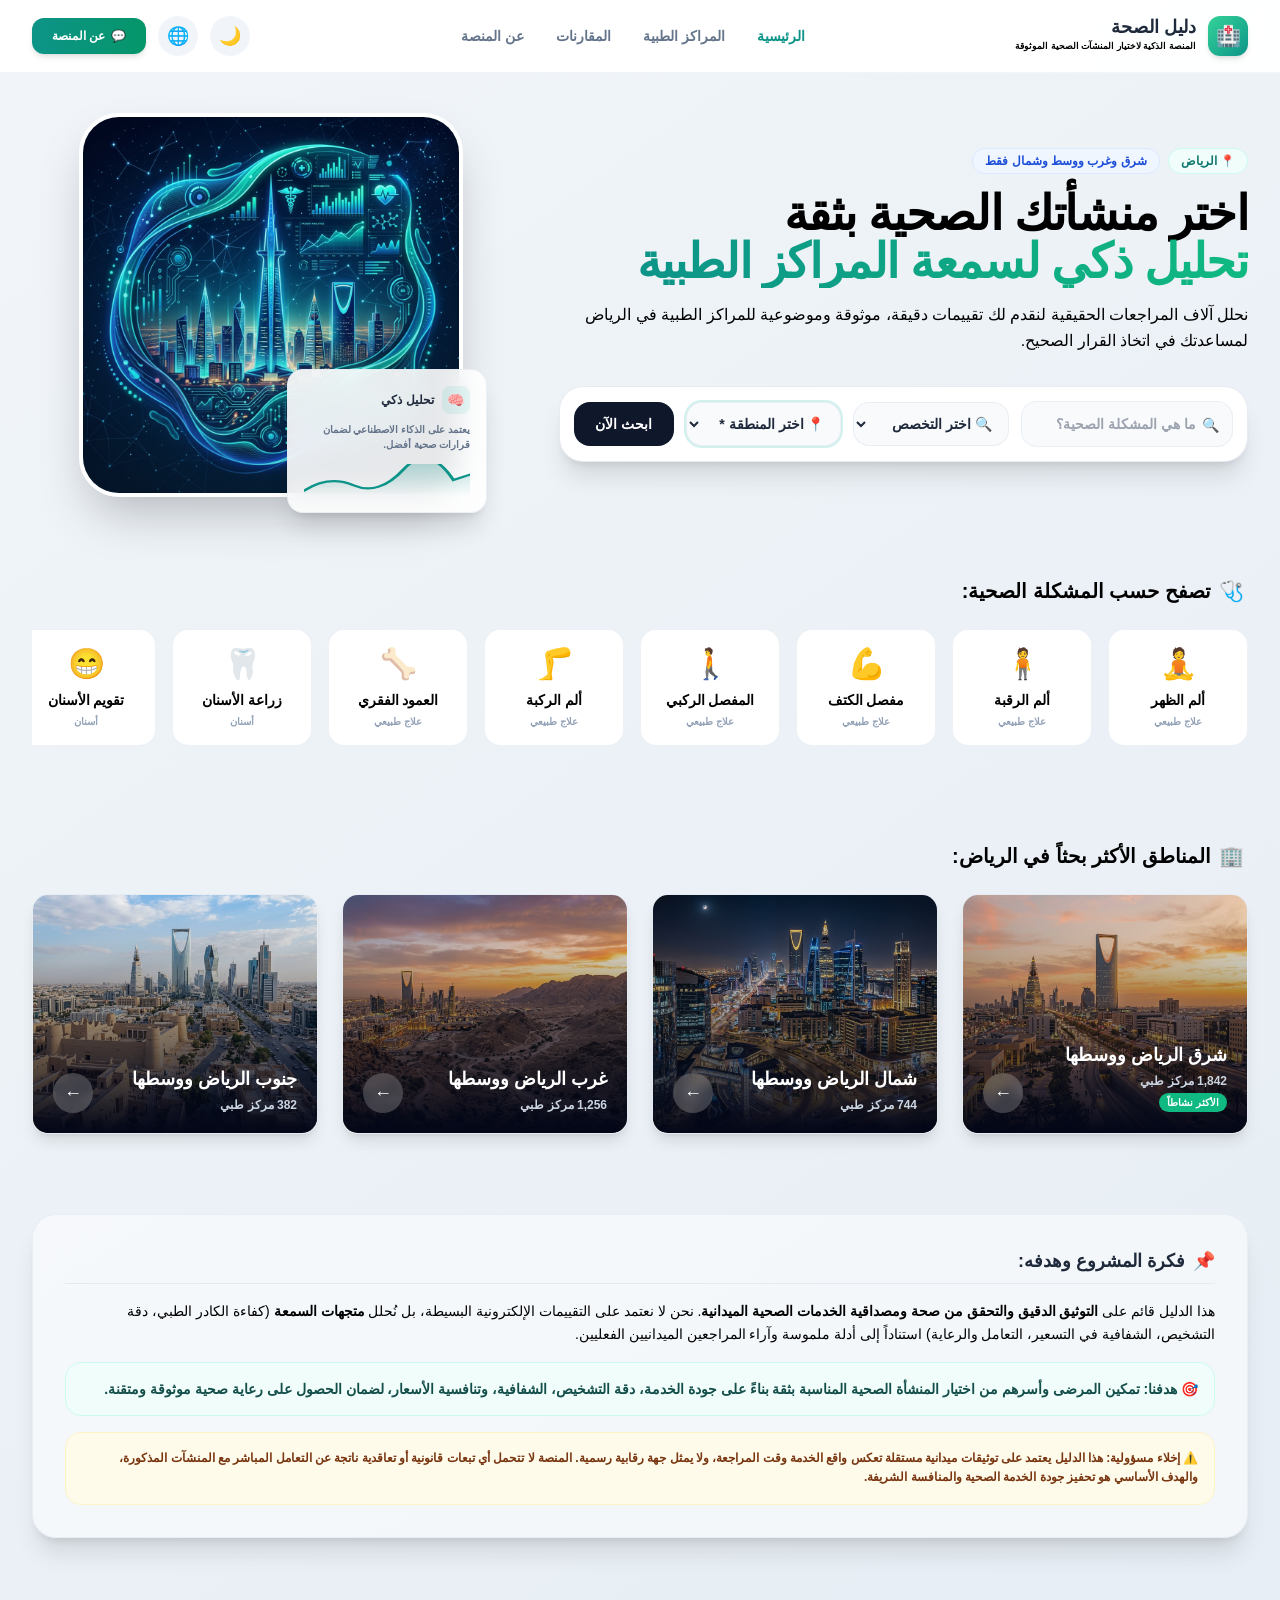
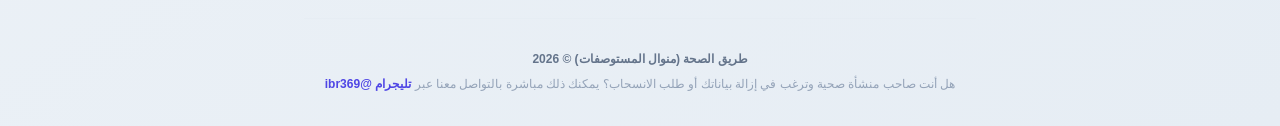
<file: index.html>
<!DOCTYPE html>
<html lang="ar" dir="rtl">
<head>
    <meta charset="UTF-8">
    <meta name="viewport" content="width=device-width, initial-scale=1.0, viewport-fit=cover">
    <title>منوال المستوصفات - الطريق إلى الصحة | دليل المنشآت الصحية الأهلية في الرياض</title>
    <link rel="stylesheet" href="css/tailwind.css">
    <script>document.documentElement.dataset.jsLoaded = 'inline'; console.log('✅ inline: OK');</script>
    <meta name="theme-color" content="#0b0f19">
    <meta name="mobile-web-app-capable" content="yes">
    <meta name="apple-mobile-web-app-status-bar-style" content="black-translucent">
    <link rel="apple-touch-icon" href="icons/icon-192.png">
    <script>
        // إلغاء تسجيل الـ Service Worker نهائياً لحل مشاكل التخزين المؤقت (Cache)
        if ('serviceWorker' in navigator && window.location.protocol !== 'file:') {
            navigator.serviceWorker.getRegistrations().then(function(registrations) {
                for (let registration of registrations) {
                    registration.unregister();
                }
            }).catch(function(err) {
                console.warn('Service worker unregistration failed:', err);
            });
        }
    </script>
</head>
<body class="antialiased transition-colors duration-300 dark:bg-slate-950 dark:text-slate-100">

    <div id="offlineIndicator" class="hidden fixed top-0 left-0 right-0 bg-amber-100/90 dark:bg-amber-950/90 backdrop-blur-sm text-amber-800 dark:text-amber-200 text-center py-2 text-xs font-bold z-[100] border-b border-amber-200 dark:border-amber-900">
        📴 وضع المعالجة المحلية (Offline-First) – جميع البيانات متوفرة بدون إنترنت
    </div>

    <div id="welcomeScreen" class="w-full relative">
        <!-- Global Header -->
        <header class="w-full bg-white/95 dark:bg-slate-900/95 backdrop-blur-md border-b border-slate-100 dark:border-slate-800 sticky top-0 z-50 transition-colors">
            <div class="max-w-7xl mx-auto px-4 md:px-8 py-4 flex items-center justify-between">
                <!-- Right: Logo -->
                <div class="flex items-center gap-3 cursor-pointer" onclick="goToWelcomeScreen()">
                    <div class="w-10 h-10 bg-gradient-to-br from-emerald-400 to-teal-600 rounded-xl flex items-center justify-center text-white text-xl shadow-md elite-pulse">
                        🏥
                    </div>
                    <div class="text-right">
                        <span class="block font-black text-slate-800 dark:text-white text-lg leading-none">دليل الصحة</span>
                        <span class="block text-[9px] text-slate-405 dark:text-slate-500 font-black mt-1">المنصة الذكية لاختيار المنشآت الصحية الموثوقة</span>
                    </div>
                </div>

                <!-- Center: Nav links -->
                <nav class="hidden md:flex items-center gap-8">
                    <a href="javascript:void(0)" onclick="goToWelcomeScreen()" class="font-extrabold text-teal-600 dark:text-teal-400 transition text-sm">الرئيسية</a>
                    <a href="javascript:void(0)" class="font-extrabold text-slate-500 hover:text-slate-800 dark:text-slate-400 dark:hover:text-white transition text-sm">المراكز الطبية</a>
                    <a href="javascript:void(0)" class="font-extrabold text-slate-500 hover:text-slate-800 dark:text-slate-400 dark:hover:text-white transition text-sm">المقارنات</a>
                    <a href="javascript:void(0)" class="font-extrabold text-slate-500 hover:text-slate-800 dark:text-slate-400 dark:hover:text-white transition text-sm">عن المنصة</a>
                </nav>

                <!-- Left: Actions -->
                <div class="flex items-center gap-3">
                    <button id="themeToggle" class="w-10 h-10 bg-slate-100 hover:bg-slate-200 dark:bg-slate-800 dark:hover:bg-slate-700 rounded-full flex items-center justify-center text-lg transition" title="تبديل المظهر">
                        🌙
                    </button>
                    <button class="w-10 h-10 bg-slate-100 hover:bg-slate-200 dark:bg-slate-800 dark:hover:bg-slate-700 rounded-full flex items-center justify-center text-lg transition">
                        🌐
                    </button>
                    <a href="https://t.me/ibr369" target="_blank" class="hidden sm:inline-flex bg-gradient-to-r from-teal-600 to-emerald-600 hover:from-teal-700 hover:to-emerald-700 text-white px-5 py-2.5 rounded-xl text-xs font-black shadow-md hover:shadow-lg transition items-center gap-1.5 glow-btn">
                        <span>💬</span> <span>عن المنصة</span>
                    </a>
                </div>
            </div>
        </header>

        <div class="max-w-7xl mx-auto px-4 md:px-8 pt-10 pb-20 space-y-20 relative">
            <!-- Hero Section -->
            <section class="grid grid-cols-1 lg:grid-cols-12 gap-12 items-center">
                <!-- Right: Text & Search Bar (lg:col-span-7) -->
                <div class="lg:col-span-7 space-y-8 text-right order-2 lg:order-1">
                    <div class="space-y-4">
                        <div class="flex items-center gap-2 flex-wrap">
                            <span class="text-xs font-black bg-teal-50 dark:bg-teal-950/30 text-teal-700 dark:text-teal-400 px-3 py-1 rounded-full border border-teal-100 dark:border-teal-900/50">📍 الرياض</span>
                            <span class="text-xs font-black bg-blue-50 dark:bg-blue-950/30 text-blue-700 dark:text-blue-400 px-3 py-1 rounded-full border border-blue-100 dark:border-blue-900/50">شرق وغرب ووسط وشمال فقط</span>
                        </div>
                        <h1 class="text-4xl sm:text-5xl font-black tracking-tight leading-tight text-slate-850 dark:text-white">
                            اختر منشأتك الصحية بثقة <br>
                            <span class="bg-gradient-to-r from-teal-600 to-emerald-500 bg-clip-text text-transparent font-extrabold">تحليل ذكي لسمعة المراكز الطبية</span>
                        </h1>
                        <p class="text-slate-650 dark:text-slate-350 text-base leading-relaxed max-w-2xl font-medium">
                            نحلل آلاف المراجعات الحقيقية لنقدم لك تقييمات دقيقة، موثوقة وموضوعية للمراكز الطبية في الرياض لمساعدتك في اتخاذ القرار الصحيح.
                        </p>
                    </div>

                    <!-- Floating Search Bar -->
                    <div class="bg-white dark:bg-slate-900/90 p-3.5 rounded-3xl border border-slate-200/80 dark:border-slate-800 shadow-xl dark:shadow-slate-950/50 grid grid-cols-1 md:grid-cols-12 gap-3 items-center">
                        <div class="md:col-span-4 relative">
                            <input type="text" id="heroSearchInput" placeholder="ما هي المشكلة الصحية؟" class="w-full bg-slate-50 dark:bg-slate-950 text-slate-800 dark:text-white text-sm pr-9 pl-3 py-3 rounded-2xl border border-slate-200/60 dark:border-slate-800 focus:outline-none focus:border-teal-500 font-bold">
                            <span class="absolute right-3.5 top-3.5 text-slate-400 text-sm">🔍</span>
                        </div>
                        <div class="md:col-span-3">
                            <select id="heroSpecialtySelect" class="w-full bg-slate-50 dark:bg-slate-950 text-slate-800 dark:text-white text-sm pr-3 pl-2 py-3 rounded-2xl border border-slate-200/60 dark:border-slate-800 focus:outline-none focus:border-teal-500 font-bold">
                                <option value="all">🔍 اختر التخصص</option>
                                <option value="general_medicine">🩺 طب عام</option>
                                <option value="dentistry">🦷 طب الأسنان</option>
                                <option value="dermatology">🧴 الجلدية والتجميل</option>
                                <option value="physiotherapy">💪 العلاج الطبيعي</option>
                                <option value="internal_medicine">🔬 الأمراض الباطنة</option>
                                <option value="obgyn">👶 النساء والولادة</option>
                                <option value="pediatrics">🧒 طب الأطفال</option>
                            </select>
                        </div>
                        <div class="md:col-span-3">
                            <select id="heroAreaSelect" class="w-full bg-slate-50 dark:bg-slate-950 text-slate-800 dark:text-white text-sm pr-3 pl-2 py-3 rounded-2xl border border-slate-200/60 dark:border-slate-800 focus:outline-none focus:border-teal-500 font-bold ring-2 ring-teal-500/20">
                                <option value="">📍 اختر المنطقة *</option>
                                <option value="east_center">شرق الرياض ووسطها</option>
                                <option value="" disabled style="color:#94a3b8">شمال الرياض — قريباً</option>
                                <option value="" disabled style="color:#94a3b8">غرب الرياض — قريباً</option>
                                <option value="" disabled style="color:#94a3b8">جنوب الرياض — قريباً</option>
                            </select>
                        </div>
                        <div class="md:col-span-2">
                            <button onclick="handleHeroSearch()" class="w-full bg-slate-900 hover:bg-slate-850 dark:bg-teal-600 dark:hover:bg-teal-700 text-white font-black py-3 rounded-2xl text-sm transition flex items-center justify-center gap-1 glow-btn">
                                <span>ابحث الآن</span>
                            </button>
                        </div>
                    </div>
                </div>

                <!-- Left: Beautiful Riyadh Skyline organic image & float card (lg:col-span-5) -->
                <div class="lg:col-span-5 relative flex justify-center order-1 lg:order-2">
                    <div class="w-72 h-72 sm:w-96 sm:h-96 rounded-[40px] overflow-hidden bg-gradient-to-br from-teal-500/10 to-indigo-500/10 border-4 border-white dark:border-slate-800 shadow-2xl relative">
                        <img src="icons/riyadh_hero.png" alt="آفاق الرياض" class="w-full h-full object-cover">
                        <div class="absolute inset-0 bg-gradient-to-t from-teal-900/20 to-transparent"></div>
                    </div>

                    <!-- Floating AI analytics card -->
                    <div class="absolute -bottom-4 right-2 sm:right-6 bg-white/90 dark:bg-slate-900/90 backdrop-blur-md p-4 rounded-2xl border border-slate-200/60 dark:border-slate-800/80 shadow-xl max-w-[200px] float-badge text-right">
                        <div class="flex items-center gap-2 mb-2">
                            <div class="w-7 h-7 bg-teal-500/10 text-teal-600 dark:text-teal-400 rounded-lg flex items-center justify-center text-sm font-bold">
                                🧠
                            </div>
                            <span class="text-xs font-black text-slate-800 dark:text-white">تحليل ذكي</span>
                        </div>
                        <p class="text-[10px] text-slate-500 dark:text-slate-400 leading-normal font-bold">
                            يعتمد على الذكاء الاصطناعي لضمان قرارات صحية أفضل.
                        </p>
                        <!-- Mock sparkline using SVG -->
                        <div class="w-full h-8 mt-3">
                            <svg class="w-full h-full" viewBox="0 0 100 30" preserveAspectRatio="none">
                                <defs>
                                    <linearGradient id="gradient-spark" x1="0" y1="0" x2="0" y2="1">
                                        <stop offset="0%" stop-color="#0d9488" stop-opacity="0.3"></stop>
                                        <stop offset="100%" stop-color="#0d9488" stop-opacity="0"></stop>
                                    </linearGradient>
                                </defs>
                                <path d="M0,25 Q15,10 30,20 T60,5 T90,15 L100,10 L100,30 L0,30 Z" fill="url(#gradient-spark)"></path>
                                <path d="M0,25 Q15,10 30,20 T60,5 T90,15 L100,10" fill="none" stroke="#0d9488" stroke-width="2" stroke-linecap="round"></path>
                            </svg>
                        </div>
                    </div>
                </div>
            </section>

            <!-- Browse by symptoms (تصفح حسب المشكلة الصحية) -->
            <section id="symptoms-section" class="space-y-6">
                <h3 class="text-xl font-black text-slate-850 dark:text-white text-right pr-1 flex items-center gap-2">
                    🩺 <span>تصفح حسب المشكلة الصحية:</span>
                </h3>
                <div class="flex gap-4 overflow-x-auto pb-4 no-scrollbar scroll-smooth" style="direction: rtl;">
                    <!-- Card 1 -->
                    <button onclick="handleSymptomClick('ألم الظهر', 'physiotherapy')" class="symptom-card min-w-[140px] bg-white dark:bg-slate-900/50 p-4 rounded-2xl border border-slate-200/60 dark:border-slate-800 text-center shrink-0">
                        <span class="block text-3xl mb-2">🧘</span>
                        <span class="block font-black text-slate-850 dark:text-white text-sm">ألم الظهر</span>
                        <span class="block text-[10px] text-slate-400 dark:text-slate-500 font-bold mt-1">علاج طبيعي</span>
                    </button>
                    <!-- Card 2 -->
                    <button onclick="handleSymptomClick('ألم الرقبة', 'physiotherapy')" class="symptom-card min-w-[140px] bg-white dark:bg-slate-900/50 p-4 rounded-2xl border border-slate-200/60 dark:border-slate-800 text-center shrink-0">
                        <span class="block text-3xl mb-2">🧍</span>
                        <span class="block font-black text-slate-850 dark:text-white text-sm">ألم الرقبة</span>
                        <span class="block text-[10px] text-slate-400 dark:text-slate-500 font-bold mt-1">علاج طبيعي</span>
                    </button>
                    <!-- Card 3 -->
                    <button onclick="handleSymptomClick('مفصل الكتف', 'physiotherapy')" class="symptom-card min-w-[140px] bg-white dark:bg-slate-900/50 p-4 rounded-2xl border border-slate-200/60 dark:border-slate-800 text-center shrink-0">
                        <span class="block text-3xl mb-2">💪</span>
                        <span class="block font-black text-slate-850 dark:text-white text-sm">مفصل الكتف</span>
                        <span class="block text-[10px] text-slate-400 dark:text-slate-500 font-bold mt-1">علاج طبيعي</span>
                    </button>
                    <!-- Card 4 -->
                    <button onclick="handleSymptomClick('المفصل الركبي', 'physiotherapy')" class="symptom-card min-w-[140px] bg-white dark:bg-slate-900/50 p-4 rounded-2xl border border-slate-200/60 dark:border-slate-800 text-center shrink-0">
                        <span class="block text-3xl mb-2">🚶</span>
                        <span class="block font-black text-slate-850 dark:text-white text-sm">المفصل الركبي</span>
                        <span class="block text-[10px] text-slate-400 dark:text-slate-500 font-bold mt-1">علاج طبيعي</span>
                    </button>
                    <!-- Card 5 -->
                    <button onclick="handleSymptomClick('ألم الركبة', 'physiotherapy')" class="symptom-card min-w-[140px] bg-white dark:bg-slate-900/50 p-4 rounded-2xl border border-slate-200/60 dark:border-slate-800 text-center shrink-0">
                        <span class="block text-3xl mb-2">🦵</span>
                        <span class="block font-black text-slate-850 dark:text-white text-sm">ألم الركبة</span>
                        <span class="block text-[10px] text-slate-400 dark:text-slate-500 font-bold mt-1">علاج طبيعي</span>
                    </button>
                    <!-- Card 6 -->
                    <button onclick="handleSymptomClick('العمود الفقري', 'physiotherapy')" class="symptom-card min-w-[140px] bg-white dark:bg-slate-900/50 p-4 rounded-2xl border border-slate-200/60 dark:border-slate-800 text-center shrink-0">
                        <span class="block text-3xl mb-2">🦴</span>
                        <span class="block font-black text-slate-850 dark:text-white text-sm">العمود الفقري</span>
                        <span class="block text-[10px] text-slate-400 dark:text-slate-500 font-bold mt-1">علاج طبيعي</span>
                    </button>
                    <!-- Card 7 -->
                    <button onclick="handleSymptomClick('زراعة الأسنان', 'dentistry')" class="symptom-card min-w-[140px] bg-white dark:bg-slate-900/50 p-4 rounded-2xl border border-slate-200/60 dark:border-slate-800 text-center shrink-0">
                        <span class="block text-3xl mb-2">🦷</span>
                        <span class="block font-black text-slate-850 dark:text-white text-sm">زراعة الأسنان</span>
                        <span class="block text-[10px] text-slate-400 dark:text-slate-500 font-bold mt-1">أسنان</span>
                    </button>
                    <!-- Card 8 -->
                    <button onclick="handleSymptomClick('تقويم الأسنان', 'dentistry')" class="symptom-card min-w-[140px] bg-white dark:bg-slate-900/50 p-4 rounded-2xl border border-slate-200/60 dark:border-slate-800 text-center shrink-0">
                        <span class="block text-3xl mb-2">😁</span>
                        <span class="block font-black text-slate-850 dark:text-white text-sm">تقويم الأسنان</span>
                        <span class="block text-[10px] text-slate-400 dark:text-slate-500 font-bold mt-1">أسنان</span>
                    </button>
                    <!-- Card 9 -->
                    <button onclick="handleSymptomClick('حبوب البشرة', 'dermatology')" class="symptom-card min-w-[140px] bg-white dark:bg-slate-900/50 p-4 rounded-2xl border border-slate-200/60 dark:border-slate-800 text-center shrink-0">
                        <span class="block text-3xl mb-2">🧴</span>
                        <span class="block font-black text-slate-850 dark:text-white text-sm">حبوب البشرة</span>
                        <span class="block text-[10px] text-slate-400 dark:text-slate-500 font-bold mt-1">جلدية</span>
                    </button>
                    <!-- Card 10 -->
                    <button onclick="handleSymptomClick('تساقط الشعر', 'dermatology')" class="symptom-card min-w-[140px] bg-white dark:bg-slate-900/50 p-4 rounded-2xl border border-slate-200/60 dark:border-slate-800 text-center shrink-0">
                        <span class="block text-3xl mb-2">💇</span>
                        <span class="block font-black text-slate-850 dark:text-white text-sm">تساقط الشعر</span>
                        <span class="block text-[10px] text-slate-400 dark:text-slate-500 font-bold mt-1">جلدية</span>
                    </button>
                </div>
            </section>

            <!-- Regions cards (المناطق الأكثر بحثاً) -->
            <section id="regions-section" class="space-y-6">
                <h3 class="text-xl font-black text-slate-850 dark:text-white text-right pr-1 flex items-center gap-2">
                    🏢 <span>المناطق الأكثر بحثاً في الرياض:</span>
                </h3>
                <div class="grid grid-cols-1 sm:grid-cols-2 lg:grid-cols-4 gap-6">
                    <!-- East Area Card -->
                    <div onclick="window.location.href='east_riyadh.html'" class="region-card-parent relative rounded-2xl overflow-hidden shadow-lg h-60 cursor-pointer border border-slate-200/50 dark:border-slate-800">
                        <img src="icons/east_riyadh.png" alt="شرق الرياض" class="region-card-img absolute inset-0 w-full h-full object-cover">
                        <div class="absolute inset-0 bg-gradient-to-t from-slate-950 via-slate-900/40 to-transparent"></div>
                        <div class="absolute bottom-5 right-5 text-right text-white space-y-1">
                            <span class="block font-black text-lg">شرق الرياض ووسطها</span>
                            <span class="block text-xs text-slate-300 font-bold">1,842 مركز طبي</span>
                            <span class="inline-block text-[10px] bg-emerald-500 text-white font-black px-2 py-0.5 rounded-full mt-2">الأكثر نشاطاً</span>
                        </div>
                        <div class="absolute bottom-5 left-5 w-10 h-10 bg-white/20 hover:bg-white/30 backdrop-blur-sm rounded-full flex items-center justify-center text-white text-lg transition-transform hover:-translate-x-1">
                            ←
                        </div>
                    </div>

                    <!-- North Area Card -->
                    <div onclick="window.location.href='east_riyadh.html'" class="region-card-parent relative rounded-2xl overflow-hidden shadow-lg h-60 cursor-pointer border border-slate-200/50 dark:border-slate-800">
                        <img src="icons/north_riyadh.png" alt="شمال الرياض" class="region-card-img absolute inset-0 w-full h-full object-cover">
                        <div class="absolute inset-0 bg-gradient-to-t from-slate-950 via-slate-900/40 to-transparent"></div>
                        <div class="absolute bottom-5 right-5 text-right text-white space-y-1">
                            <span class="block font-black text-lg">شمال الرياض ووسطها</span>
                            <span class="block text-xs text-slate-300 font-bold">744 مركز طبي</span>
                        </div>
                        <div class="absolute bottom-5 left-5 w-10 h-10 bg-white/20 hover:bg-white/30 backdrop-blur-sm rounded-full flex items-center justify-center text-white text-lg transition-transform hover:-translate-x-1">
                            ←
                        </div>
                    </div>

                    <!-- West Area Card -->
                    <div onclick="window.location.href='east_riyadh.html'" class="region-card-parent relative rounded-2xl overflow-hidden shadow-lg h-60 cursor-pointer border border-slate-200/50 dark:border-slate-800">
                        <img src="icons/west_riyadh.png" alt="غرب الرياض" class="region-card-img absolute inset-0 w-full h-full object-cover">
                        <div class="absolute inset-0 bg-gradient-to-t from-slate-950 via-slate-900/40 to-transparent"></div>
                        <div class="absolute bottom-5 right-5 text-right text-white space-y-1">
                            <span class="block font-black text-lg">غرب الرياض ووسطها</span>
                            <span class="block text-xs text-slate-300 font-bold">1,256 مركز طبي</span>
                        </div>
                        <div class="absolute bottom-5 left-5 w-10 h-10 bg-white/20 hover:bg-white/30 backdrop-blur-sm rounded-full flex items-center justify-center text-white text-lg transition-transform hover:-translate-x-1">
                            ←
                        </div>
                    </div>

                    <!-- South Area Card -->
                    <div onclick="window.location.href='east_riyadh.html'" class="region-card-parent relative rounded-2xl overflow-hidden shadow-lg h-60 cursor-pointer border border-slate-200/50 dark:border-slate-800">
                        <img src="icons/south_riyadh.png" alt="جنوب الرياض" class="region-card-img absolute inset-0 w-full h-full object-cover">
                        <div class="absolute inset-0 bg-gradient-to-t from-slate-950 via-slate-900/40 to-transparent"></div>
                        <div class="absolute bottom-5 right-5 text-right text-white space-y-1">
                            <span class="block font-black text-lg">جنوب الرياض ووسطها</span>
                            <span class="block text-xs text-slate-300 font-bold">382 مركز طبي</span>
                        </div>
                        <div class="absolute bottom-5 left-5 w-10 h-10 bg-white/20 hover:bg-white/30 backdrop-blur-sm rounded-full flex items-center justify-center text-white text-lg transition-transform hover:-translate-x-1">
                            ←
                        </div>
                    </div>
                </div>
            </section>

            <!-- About Platform Section -->
            <section id="about-section" class="bg-white/50 dark:bg-slate-900/50 rounded-3xl p-8 border border-slate-200/60 dark:border-slate-800 shadow-xl space-y-4">
                <h4 class="font-extrabold text-slate-800 dark:text-white text-lg text-right flex items-center gap-2 border-b border-slate-200/80 dark:border-slate-800 pb-2">
                    📌 <span>فكرة المشروع وهدفه:</span>
                </h4>
                <p class="text-sm text-slate-650 dark:text-slate-300 leading-relaxed text-right font-medium">
                    هذا الدليل قائم على <b>التوثيق الدقيق والتحقق من صحة ومصداقية الخدمات الصحية الميدانية</b>. نحن لا نعتمد على التقييمات الإلكترونية البسيطة، بل نُحلل <b>متجهات السمعة</b> (كفاءة الكادر الطبي، دقة التشخيص، الشفافية في التسعير، التعامل والرعاية) استناداً إلى أدلة ملموسة وآراء المراجعين الميدانيين الفعليين.
                </p>
                <div class="bg-teal-50 dark:bg-teal-950/20 p-4 rounded-2xl border border-teal-100 dark:border-teal-900/50 text-right">
                    <p class="text-sm text-teal-900 dark:text-teal-300 font-bold">
                        🎯 هدفنا: تمكين المرضى وأسرهم من اختيار المنشأة الصحية المناسبة بثقة بناءً على جودة الخدمة، دقة التشخيص، الشفافية، وتنافسية الأسعار، لضمان الحصول على رعاية صحية موثوقة ومتقنة.
                    </p>
                </div>
                <div class="bg-amber-50 dark:bg-amber-950/20 p-4 rounded-2xl border border-amber-100 dark:border-amber-900/50 text-right">
                    <p class="text-xs text-amber-900 dark:text-amber-300 leading-relaxed font-bold">
                        ⚠️ <b>إخلاء مسؤولية:</b> هذا الدليل يعتمد على توثيقات ميدانية مستقلة تعكس واقع الخدمة وقت المراجعة، ولا يمثل جهة رقابية رسمية. المنصة لا تتحمل أي تبعات قانونية أو تعاقدية ناتجة عن التعامل المباشر مع المنشآت المذكورة، والهدف الأساسي هو تحفيز جودة الخدمة الصحية والمنافسة الشريفة.
                    </p>
                </div>
            </section>
    </div>

    <div id="directoryScreen" class="hidden max-w-2xl mx-auto px-4 pt-8 pb-20 relative">
        <div class="glass-card rounded-3xl p-5 mb-6 shadow-xl text-center relative overflow-hidden">
            <button onclick="goToWelcomeScreen()" class="absolute top-4 right-4 bg-slate-100 hover:bg-slate-200 dark:bg-slate-800 dark:hover:bg-slate-700 text-slate-700 dark:text-slate-200 px-3 py-1.5 rounded-xl text-sm font-black transition active:scale-95 flex items-center gap-1 shadow-sm border border-slate-200 dark:border-slate-700">
                🏠 الرئيسية
            </button>
            <div class="inline-flex items-center gap-2 bg-white/70 dark:bg-slate-900/70 rounded-full px-4 py-1.5 mt-6 mb-2 shadow-sm">
                <span class="text-2xl">🏥</span>
                <h1 class="text-2xl font-black tracking-tight bg-gradient-to-r from-slate-800 to-slate-600 dark:from-white dark:to-slate-300 bg-clip-text text-transparent">طريق الصحة</h1>
                <span class="text-xs font-bold bg-slate-800 dark:bg-slate-700 text-white dark:text-slate-100 px-2.5 py-0.5 rounded-full">منوال المستوصفات</span>
            </div>
            <p id="activeAreaSub" class="text-sm text-slate-600 dark:text-slate-300 font-medium">جودة الرعاية الصحية • دليل المنشآت الأهلية • نخبة المرافق</p>
            <div class="flex justify-center gap-4 mt-2 text-xs text-slate-500 dark:text-slate-400">
                <div class="flex items-center gap-1"><span class="w-2 h-2 rounded-full bg-emerald-500"></span> <span id="totalFacilitiesCount">0 منشأة موثقة</span></div>
                <div class="flex items-center gap-1"><span class="w-2 h-2 rounded-full bg-blue-600"></span> <span id="eliteFacilitiesCount">0 نخبة صحية</span></div>
            </div>
        </div>

        <div id="searchFilterContainer" class="hidden">
            <div class="sticky top-2 z-40 mb-6">
                <div class="flex flex-wrap justify-center gap-2 bg-white/70 dark:bg-slate-900/70 backdrop-blur-md p-2 rounded-2xl shadow-sm border border-white/50 dark:border-slate-800/50">
                    <button data-filter="all" class="filter-btn active px-3 py-2 rounded-full text-sm font-bold bg-slate-900 text-white dark:bg-slate-100 dark:text-slate-900 shadow-md transition-all">🌟 الكل</button>
                    <button data-filter="general_medicine" class="filter-btn px-3 py-2 rounded-full text-sm font-bold bg-white text-slate-700 border border-slate-200 shadow-sm dark:bg-slate-900 dark:text-slate-300 dark:border-slate-800">🩺 عامة</button>
                    <button data-filter="dentistry" class="filter-btn px-3 py-2 rounded-full text-sm font-bold bg-white text-slate-700 border border-slate-200 shadow-sm dark:bg-slate-900 dark:text-slate-300 dark:border-slate-800">🦷 أسنان</button>
                    <button data-filter="dermatology" class="filter-btn px-3 py-2 rounded-full text-sm font-bold bg-white text-slate-700 border border-slate-200 shadow-sm dark:bg-slate-900 dark:text-slate-300 dark:border-slate-800">🧴 جلدية</button>
                    <button data-filter="physiotherapy" class="filter-btn px-3 py-2 rounded-full text-sm font-bold bg-white text-slate-700 border border-slate-200 shadow-sm dark:bg-slate-900 dark:text-slate-300 dark:border-slate-800">💪 علاج طبيعي</button>
                    <button data-filter="internal_medicine" class="filter-btn px-3 py-2 rounded-full text-sm font-bold bg-white text-slate-700 border border-slate-200 shadow-sm dark:bg-slate-900 dark:text-slate-300 dark:border-slate-800">🔬 باطنة</button>
                    <button data-filter="obgyn" class="filter-btn px-3 py-2 rounded-full text-sm font-bold bg-white text-slate-700 border border-slate-200 shadow-sm dark:bg-slate-900 dark:text-slate-300 dark:border-slate-800">👶 نساء وولادة</button>
                    <button data-filter="pediatrics" class="filter-btn px-3 py-2 rounded-full text-sm font-bold bg-white text-slate-700 border border-slate-200 shadow-sm dark:bg-slate-900 dark:text-slate-300 dark:border-slate-800">🧒 أطفال</button>
                    <button data-filter="ophthalmology" class="filter-btn px-3 py-2 rounded-full text-sm font-bold bg-white text-slate-700 border border-slate-200 shadow-sm dark:bg-slate-900 dark:text-slate-300 dark:border-slate-800">👁️ عيون</button>
                    <button data-filter="ent" class="filter-btn px-3 py-2 rounded-full text-sm font-bold bg-white text-slate-700 border border-slate-200 shadow-sm dark:bg-slate-900 dark:text-slate-300 dark:border-slate-800">👂 أنف وأذن</button>
                    <button data-filter="orthopedics" class="filter-btn px-3 py-2 rounded-full text-sm font-bold bg-white text-slate-700 border border-slate-200 shadow-sm dark:bg-slate-900 dark:text-slate-300 dark:border-slate-800">🦴 عظام</button>
                    <button data-filter="emergency" class="filter-btn px-3 py-2 rounded-full text-sm font-bold bg-white text-slate-700 border border-slate-200 shadow-sm dark:bg-slate-900 dark:text-slate-300 dark:border-slate-800">🚑 طوارئ</button>
                    <button data-filter="lab_radiology" class="filter-btn px-3 py-2 rounded-full text-sm font-bold bg-white text-slate-700 border border-slate-200 shadow-sm dark:bg-slate-900 dark:text-slate-300 dark:border-slate-800">🔬 تحاليل وأشعة</button>
                    <button data-filter="elite" class="filter-btn px-3 py-2 rounded-full text-sm font-bold bg-amber-50 border border-amber-200 text-amber-800 shadow-sm dark:bg-amber-950/20 dark:border-amber-900/50 dark:text-amber-400">⭐ نخبة صحية</button>
                </div>
            </div>

            <form id="searchForm" class="relative flex gap-3 mb-6">
                <div class="relative flex-1">
                    <input type="text" id="searchInput" placeholder="ابحث بتخصص، طبيب، أو خدمة (مثال: أسنان، جلدية، عيون)..."
                        class="w-full bg-white/90 dark:bg-slate-900/90 dark:text-white backdrop-blur-sm text-base pr-12 pl-10 py-3.5 rounded-2xl border border-slate-200 dark:border-slate-800 focus:outline-none focus:border-slate-700 dark:focus:border-slate-500 focus:ring-2 focus:ring-slate-200 dark:focus:ring-slate-800 transition-all shadow-md">
                    <span class="absolute right-4 top-3.5 text-slate-500 text-lg">🔍</span>
                    <button type="button" id="clearBtn" class="absolute left-3 top-3.5 text-gray-400 hover:text-slate-700 font-bold text-lg hidden">✕</button>
                </div>
                <button type="submit" class="bg-gradient-to-r from-slate-800 to-slate-900 dark:from-slate-700 dark:to-slate-800 text-white px-7 rounded-2xl font-bold text-base shadow-lg hover:shadow-xl transition-all btn-ripple">بحث</button>
            </form>
        </div>

        <div id="homeView" class="space-y-5">
            <div id="resultsCount" class="text-sm font-bold text-slate-500 dark:text-slate-400 pr-1 flex justify-between items-center">
                <span>✨ النتائج</span>
                <span class="bg-slate-100 dark:bg-slate-800 px-2 py-0.5 rounded-full dark:text-slate-300">مباشر</span>
            </div>
            <div id="resultsList" class="space-y-5"></div>
        </div>

        <div id="detailsView" class="hidden space-y-5">
            <button id="backBtn" class="flex items-center gap-2 text-base font-bold text-slate-700 dark:text-slate-200 bg-white/80 dark:bg-slate-800/80 backdrop-blur-sm px-5 py-2.5 rounded-2xl shadow-md border border-slate-100 dark:border-slate-700 w-fit transition active:scale-95">
                ← عودة للقائمة
            </button>
            <div id="detailsCard" class="bg-white/90 dark:bg-slate-900/95 backdrop-blur-sm rounded-3xl p-5 border border-white/50 dark:border-slate-800 shadow-2xl"></div>
        </div>

        <div id="compareView" class="hidden space-y-5">
            <div class="flex gap-2">
                <button id="compareBackBtn" class="flex items-center gap-2 text-base font-bold text-slate-700 dark:text-slate-200 bg-white/80 dark:bg-slate-800/80 backdrop-blur-sm px-5 py-2.5 rounded-2xl shadow-md border border-slate-100 dark:border-slate-700 transition active:scale-95">
                    ← عودة للقائمة
                </button>
                <button id="compareSwapBtn" class="flex items-center gap-2 text-base font-bold text-slate-700 dark:text-slate-200 bg-white/80 dark:bg-slate-800/80 backdrop-blur-sm px-5 py-2.5 rounded-2xl shadow-md border border-slate-100 dark:border-slate-700 transition active:scale-95">
                    🔄 تبديل
                </button>
            </div>
            <div id="compareCard" class="grid grid-cols-1 md:grid-cols-2 gap-4"></div>
        </div>

        <div id="compareFloatingBtn" class="hidden fixed bottom-6 left-1/2 -translate-x-1/2 z-50">
            <button onclick="showCompareView()" class="bg-gradient-to-r from-indigo-600 to-purple-600 hover:from-indigo-700 hover:to-purple-700 text-white px-8 py-4 rounded-2xl font-black text-base shadow-2xl shadow-indigo-500/30 transition-all active:scale-95 flex items-center gap-3 border border-white/20">
                <span>⚖️</span>
                <span>قارن بين المنشأتين</span>
            </button>
        </div>

        <div id="aiModalOverlay" class="hidden fixed inset-0 z-[100] bg-black/50 backdrop-blur-sm flex items-center justify-center p-4" onclick="if(event.target===this)closeAIConsult()">
            <div class="bg-white dark:bg-slate-900 rounded-3xl w-full max-w-lg max-h-[90vh] overflow-y-auto shadow-2xl border border-slate-200 dark:border-slate-700 p-5 space-y-4">
                <div class="flex items-center justify-between">
                    <h3 class="text-base font-black flex items-center gap-2">🧠 <span>استشارة الذكاء الاصطناعي</span></h3>
                    <button onclick="closeAIConsult()" class="w-8 h-8 rounded-full bg-slate-100 dark:bg-slate-800 flex items-center justify-center font-bold text-slate-500 hover:bg-slate-200 dark:hover:bg-slate-700 transition">✕</button>
                </div>
                <p class="text-xs text-slate-500 dark:text-slate-400">قم بوصف المشكلة الصحية التي تعاني منها، وسيقوم الذكاء الاصطناعي بمقارنة المركزين واقتراح الأنسب لحالتك.</p>
                <div>
                    <label class="text-xs font-bold text-slate-600 dark:text-slate-300 block mb-1">✍️ صِف مشكلتك الصحية:</label>
                    <textarea id="aiProblemInput" rows="2" placeholder="مثال: أعاني من ألم في الكتف الأيسر مع تنميل في الأصابع..."
                        class="w-full bg-slate-50 dark:bg-slate-950 text-sm p-3 rounded-xl border border-slate-200 dark:border-slate-700 focus:outline-none focus:border-indigo-400 dark:focus:border-indigo-500 resize-none dark:text-white"></textarea>
                </div>
                <div>
                    <label class="text-xs font-bold text-slate-600 dark:text-slate-300 block mb-1">📍 الحي الذي تسكن فيه:</label>
                    <input type="text" id="aiLocationInput" placeholder="مثال: حي النهضة، الرياض"
                        class="w-full bg-slate-50 dark:bg-slate-950 text-sm p-3 rounded-xl border border-slate-200 dark:border-slate-700 focus:outline-none focus:border-indigo-400 dark:focus:border-indigo-500 dark:text-white">
                </div>
                <div>
                    <p class="text-xs font-bold text-slate-500 mb-1.5">💡 اقتراحات سريعة:</p>
                    <div id="aiSuggestions" class="flex flex-wrap gap-1.5"></div>
                </div>
                <button id="aiSendBtn" onclick="generateAIPrompt()" class="w-full bg-gradient-to-r from-violet-600 to-indigo-600 hover:from-violet-700 hover:to-indigo-700 text-white py-3.5 rounded-2xl font-black text-base shadow-lg transition-all active:scale-95 flex items-center justify-center gap-2">
                    <span>🧠</span>
                    <span>تكويد أمر البحث المتقدم</span>
                </button>
                <div id="aiResponseArea" class="hidden space-y-3">
                    <div class="border-t border-slate-200 dark:border-slate-700 pt-3">
                        <h4 class="text-xs font-bold text-slate-500 mb-2 flex items-center gap-1">🧠 <span>الأمر جاهز—انسخه والصقه في منصة الذكاء الاصطناعي المفضلة لديك:</span></h4>
                        <div id="aiResponseContent" class="text-sm text-slate-700 dark:text-slate-300 bg-slate-50 dark:bg-slate-950/40 p-4 rounded-2xl leading-relaxed whitespace-pre-wrap border border-slate-100 dark:border-slate-800 text-left" dir="ltr" style="direction:ltr;text-align:left;unicode-bidi:embed"></div>
                    </div>
                    <button id="aiCopyBtn" onclick="copyAIPrompt()" class="w-full bg-gradient-to-r from-emerald-600 to-green-600 hover:from-emerald-700 hover:to-green-700 text-white py-3 rounded-2xl font-bold text-sm shadow-lg transition-all active:scale-95 flex items-center justify-center gap-2">
                        <span>📋</span>
                        <span>نسخ الأمر</span>
                    </button>
                    <div class="grid grid-cols-1 sm:grid-cols-2 gap-2">
                        <a href="https://chat.deepseek.com/" target="_blank" class="bg-indigo-50 dark:bg-indigo-950/20 hover:bg-indigo-100 dark:hover:bg-indigo-950/40 text-indigo-700 dark:text-indigo-300 py-3 rounded-xl font-bold text-xs text-center transition flex items-center justify-center gap-1.5 border border-indigo-200 dark:border-indigo-900/50">
                            <span>🐳</span>
                            <span>DeepSeek Chat (مع البحث 🌐)</span>
                        </a>
                        <a href="https://gemini.google.com/" target="_blank" class="bg-blue-50 dark:bg-blue-950/20 hover:bg-blue-100 dark:hover:bg-blue-950/40 text-blue-700 dark:text-blue-300 py-3 rounded-xl font-bold text-xs text-center transition flex items-center justify-center gap-1.5 border border-blue-200 dark:border-blue-900/50">
                            <span>✨</span>
                            <span>Google Gemini</span>
                        </a>
                    </div>
                    <button onclick="closeAIConsult()" class="w-full bg-slate-100 dark:bg-slate-800 hover:bg-slate-200 dark:hover:bg-slate-700 text-slate-700 dark:text-slate-300 py-2.5 rounded-xl font-bold text-sm transition">إغلاق</button>
                </div>
            </div>
        </div>
    </div>

    <footer class="max-w-2xl mx-auto px-4 py-8 text-center border-t border-slate-200/40 dark:border-slate-800/40 space-y-2">
        <p class="text-xs text-slate-500 dark:text-slate-400 font-bold">
            طريق الصحة (منوال المستوصفات) © 2026
        </p>
        <p class="text-xs text-slate-400 dark:text-slate-500 leading-relaxed">
            هل أنت صاحب منشأة صحية وترغب في إزالة بياناتك أو طلب الانسحاب؟ يمكنك ذلك مباشرة بالتواصل معنا عبر 
            <a href="https://t.me/ibr369" target="_blank" class="text-indigo-600 dark:text-indigo-400 font-extrabold hover:underline">تليجرام @ibr369</a>
        </p>
    </footer>

    <script src="js/data-areas.js"></script>
    <script src="js/data-east-center.js"></script>
    <script src="js/core-logic.js"></script>
    <script src="js/app.js"></script>
</body>
</html>
</file>
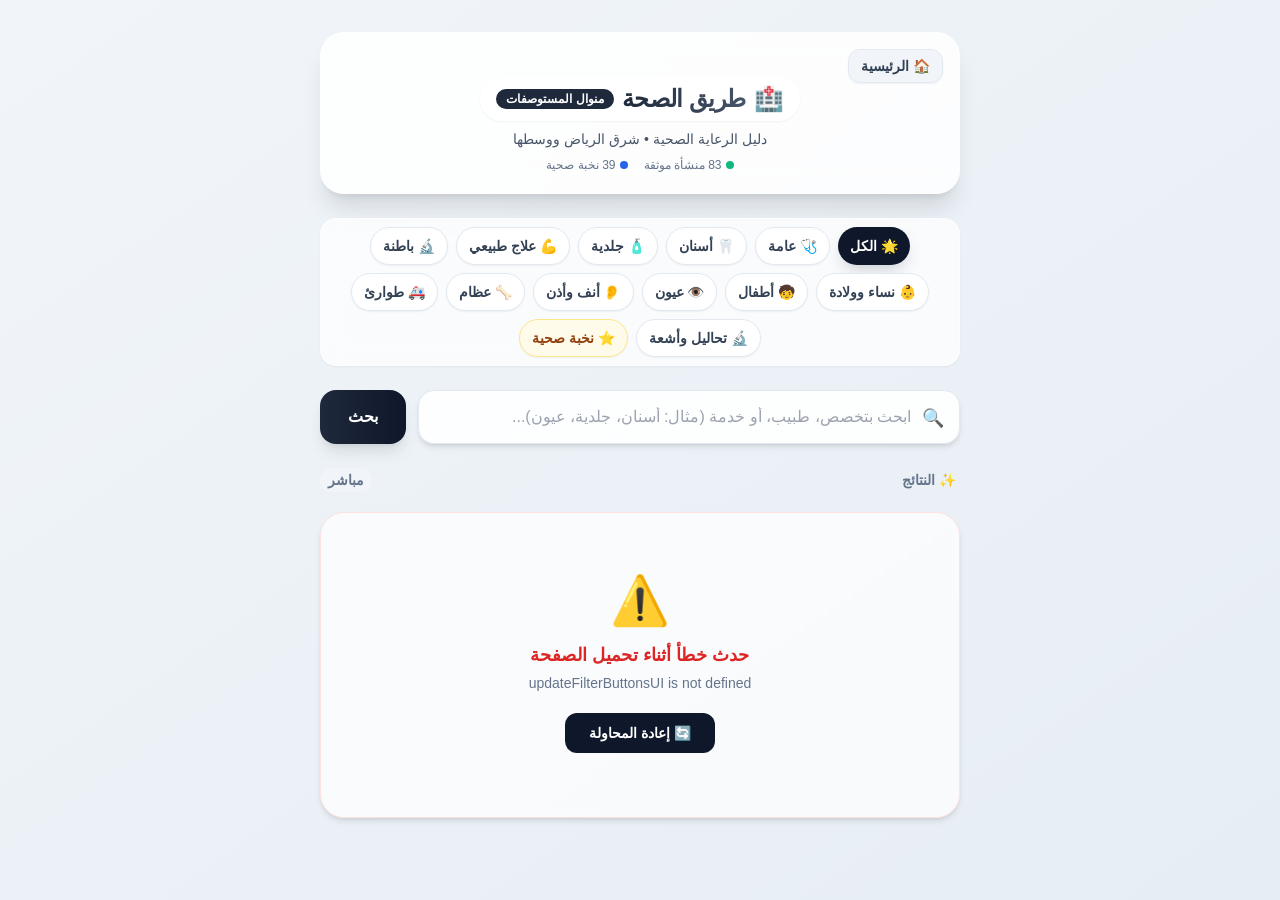
<file: east_riyadh.html>
<!DOCTYPE html>
<html lang="ar" dir="rtl">
<head>
    <meta charset="UTF-8">
    <meta name="viewport" content="width=device-width, initial-scale=1.0">
    <title>شرق الرياض ووسطها - دليل المنشآت الصحية</title>
    <link rel="stylesheet" href="css/tailwind.css">
    <meta name="theme-color" content="#0b0f19">
</head>
<body class="antialiased transition-colors duration-300 dark:bg-slate-950 dark:text-slate-100">

    <div id="offlineIndicator" class="hidden fixed top-0 left-0 right-0 bg-amber-100/90 dark:bg-amber-950/90 backdrop-blur-sm text-amber-800 dark:text-amber-200 text-center py-2 text-xs font-bold z-[100] border-b border-amber-200 dark:border-amber-900">
        📴 وضع المعالجة المحلية (Offline-First) – جميع البيانات متوفرة بدون إنترنت
    </div>

    <div id="directoryScreen" class="max-w-2xl mx-auto px-4 pt-8 pb-20 relative">
        <div class="glass-card rounded-3xl p-5 mb-6 shadow-xl text-center relative overflow-hidden">
            <a href="index.html" class="absolute top-4 right-4 bg-slate-100 hover:bg-slate-200 dark:bg-slate-800 dark:hover:bg-slate-700 text-slate-700 dark:text-slate-200 px-3 py-1.5 rounded-xl text-sm font-black transition active:scale-95 flex items-center gap-1 shadow-sm border border-slate-200 dark:border-slate-700">
                🏠 الرئيسية
            </a>
            <div class="inline-flex items-center gap-2 bg-white/70 dark:bg-slate-900/70 rounded-full px-4 py-1.5 mt-6 mb-2 shadow-sm">
                <span class="text-2xl">🏥</span>
                <h1 class="text-2xl font-black tracking-tight bg-gradient-to-r from-slate-800 to-slate-600 dark:from-white dark:to-slate-300 bg-clip-text text-transparent">طريق الصحة</h1>
                <span class="text-xs font-bold bg-slate-800 dark:bg-slate-700 text-white dark:text-slate-100 px-2.5 py-0.5 rounded-full">منوال المستوصفات</span>
            </div>
            <p id="activeAreaSub" class="text-sm text-slate-600 dark:text-slate-300 font-medium">دليل الرعاية الصحية • شرق الرياض ووسطها</p>
            <div class="flex justify-center gap-4 mt-2 text-xs text-slate-500 dark:text-slate-400">
                <div class="flex items-center gap-1"><span class="w-2 h-2 rounded-full bg-emerald-500"></span> <span id="totalFacilitiesCount">جاري التحميل...</span></div>
                <div class="flex items-center gap-1"><span class="w-2 h-2 rounded-full bg-blue-600"></span> <span id="eliteFacilitiesCount">جاري التحميل...</span></div>
            </div>
        </div>

        <div id="searchFilterContainer">
            <div class="sticky top-2 z-40 mb-6">
                <div class="flex flex-wrap justify-center gap-2 bg-white/70 dark:bg-slate-900/70 backdrop-blur-md p-2 rounded-2xl shadow-sm border border-white/50 dark:border-slate-800/50">
                    <button data-filter="all" class="filter-btn active px-3 py-2 rounded-full text-sm font-bold bg-slate-900 text-white dark:bg-slate-100 dark:text-slate-900 shadow-md transition-all">🌟 الكل</button>
                    <button data-filter="general_medicine" class="filter-btn px-3 py-2 rounded-full text-sm font-bold bg-white text-slate-700 border border-slate-200 shadow-sm dark:bg-slate-900 dark:text-slate-300 dark:border-slate-800">🩺 عامة</button>
                    <button data-filter="dentistry" class="filter-btn px-3 py-2 rounded-full text-sm font-bold bg-white text-slate-700 border border-slate-200 shadow-sm dark:bg-slate-900 dark:text-slate-300 dark:border-slate-800">🦷 أسنان</button>
                    <button data-filter="dermatology" class="filter-btn px-3 py-2 rounded-full text-sm font-bold bg-white text-slate-700 border border-slate-200 shadow-sm dark:bg-slate-900 dark:text-slate-300 dark:border-slate-800">🧴 جلدية</button>
                    <button data-filter="physiotherapy" class="filter-btn px-3 py-2 rounded-full text-sm font-bold bg-white text-slate-700 border border-slate-200 shadow-sm dark:bg-slate-900 dark:text-slate-300 dark:border-slate-800">💪 علاج طبيعي</button>
                    <button data-filter="internal_medicine" class="filter-btn px-3 py-2 rounded-full text-sm font-bold bg-white text-slate-700 border border-slate-200 shadow-sm dark:bg-slate-900 dark:text-slate-300 dark:border-slate-800">🔬 باطنة</button>
                    <button data-filter="obgyn" class="filter-btn px-3 py-2 rounded-full text-sm font-bold bg-white text-slate-700 border border-slate-200 shadow-sm dark:bg-slate-900 dark:text-slate-300 dark:border-slate-800">👶 نساء وولادة</button>
                    <button data-filter="pediatrics" class="filter-btn px-3 py-2 rounded-full text-sm font-bold bg-white text-slate-700 border border-slate-200 shadow-sm dark:bg-slate-900 dark:text-slate-300 dark:border-slate-800">🧒 أطفال</button>
                    <button data-filter="ophthalmology" class="filter-btn px-3 py-2 rounded-full text-sm font-bold bg-white text-slate-700 border border-slate-200 shadow-sm dark:bg-slate-900 dark:text-slate-300 dark:border-slate-800">👁️ عيون</button>
                    <button data-filter="ent" class="filter-btn px-3 py-2 rounded-full text-sm font-bold bg-white text-slate-700 border border-slate-200 shadow-sm dark:bg-slate-900 dark:text-slate-300 dark:border-slate-800">👂 أنف وأذن</button>
                    <button data-filter="orthopedics" class="filter-btn px-3 py-2 rounded-full text-sm font-bold bg-white text-slate-700 border border-slate-200 shadow-sm dark:bg-slate-900 dark:text-slate-300 dark:border-slate-800">🦴 عظام</button>
                    <button data-filter="emergency" class="filter-btn px-3 py-2 rounded-full text-sm font-bold bg-white text-slate-700 border border-slate-200 shadow-sm dark:bg-slate-900 dark:text-slate-300 dark:border-slate-800">🚑 طوارئ</button>
                    <button data-filter="lab_radiology" class="filter-btn px-3 py-2 rounded-full text-sm font-bold bg-white text-slate-700 border border-slate-200 shadow-sm dark:bg-slate-900 dark:text-slate-300 dark:border-slate-800">🔬 تحاليل وأشعة</button>
                    <button data-filter="elite" class="filter-btn px-3 py-2 rounded-full text-sm font-bold bg-amber-50 border border-amber-200 text-amber-800 shadow-sm dark:bg-amber-950/20 dark:border-amber-900/50 dark:text-amber-400">⭐ نخبة صحية</button>
                </div>
            </div>

            <form id="searchForm" class="relative flex gap-3 mb-6">
                <div class="relative flex-1">
                    <input type="text" id="searchInput" placeholder="ابحث بتخصص، طبيب، أو خدمة (مثال: أسنان، جلدية، عيون)..."
                        class="w-full bg-white/90 dark:bg-slate-900/90 dark:text-white backdrop-blur-sm text-base pr-12 pl-10 py-3.5 rounded-2xl border border-slate-200 dark:border-slate-800 focus:outline-none focus:border-slate-700 dark:focus:border-slate-500 focus:ring-2 focus:ring-slate-200 dark:focus:ring-slate-800 transition-all shadow-md">
                    <span class="absolute right-4 top-3.5 text-slate-500 text-lg">🔍</span>
                    <button type="button" id="clearBtn" class="absolute left-3 top-3.5 text-gray-400 hover:text-slate-700 font-bold text-lg hidden">✕</button>
                </div>
                <button type="submit" class="bg-gradient-to-r from-slate-800 to-slate-900 dark:from-slate-700 dark:to-slate-800 text-white px-7 rounded-2xl font-bold text-base shadow-lg hover:shadow-xl transition-all btn-ripple">بحث</button>
            </form>
        </div>

        <div id="homeView" class="space-y-5">
            <div id="resultsCount" class="text-sm font-bold text-slate-500 dark:text-slate-400 pr-1 flex justify-between items-center">
                <span>✨ النتائج</span>
                <span class="bg-slate-100 dark:bg-slate-800 px-2 py-0.5 rounded-full dark:text-slate-300">مباشر</span>
            </div>
            <div id="resultsList" class="space-y-5">
                <div class="text-center py-16 text-slate-400">
                    <span class="text-4xl">🔄</span>
                    <p class="mt-2 font-bold">جاري تحميل البيانات...</p>
                </div>
            </div>
        </div>

        <div id="detailsView" class="hidden space-y-5">
            <button id="backBtn" class="flex items-center gap-2 text-base font-bold text-slate-700 dark:text-slate-200 bg-white/80 dark:bg-slate-800/80 backdrop-blur-sm px-5 py-2.5 rounded-2xl shadow-md border border-slate-100 dark:border-slate-700 w-fit transition active:scale-95">
                ← عودة للقائمة
            </button>
            <div id="detailsCard" class="bg-white/90 dark:bg-slate-900/95 backdrop-blur-sm rounded-3xl p-5 border border-white/50 dark:border-slate-800 shadow-2xl"></div>
        </div>

        <div id="compareView" class="hidden space-y-5">
            <div class="flex gap-2">
                <button id="compareBackBtn" class="flex items-center gap-2 text-base font-bold text-slate-700 dark:text-slate-200 bg-white/80 dark:bg-slate-800/80 backdrop-blur-sm px-5 py-2.5 rounded-2xl shadow-md border border-slate-100 dark:border-slate-700 transition active:scale-95">
                    ← عودة للقائمة
                </button>
                <button id="compareSwapBtn" class="flex items-center gap-2 text-base font-bold text-slate-700 dark:text-slate-200 bg-white/80 dark:bg-slate-800/80 backdrop-blur-sm px-5 py-2.5 rounded-2xl shadow-md border border-slate-100 dark:border-slate-700 transition active:scale-95">
                    🔄 تبديل
                </button>
            </div>
            <div id="compareCard" class="grid grid-cols-1 md:grid-cols-2 gap-4"></div>
        </div>

        <div id="compareFloatingBtn" class="hidden fixed bottom-6 left-1/2 -translate-x-1/2 z-50">
            <button onclick="showCompareView()" class="bg-gradient-to-r from-indigo-600 to-purple-600 hover:from-indigo-700 hover:to-purple-700 text-white px-8 py-4 rounded-2xl font-black text-base shadow-2xl shadow-indigo-500/30 transition-all active:scale-95 flex items-center gap-3 border border-white/20">
                <span>⚖️</span>
                <span>قارن بين المنشأتين</span>
            </button>
        </div>

        <div id="aiModalOverlay" class="hidden fixed inset-0 z-[100] bg-black/50 backdrop-blur-sm flex items-center justify-center p-4" onclick="if(event.target===this)closeAIConsult()">
            <div class="bg-white dark:bg-slate-900 rounded-3xl w-full max-w-lg max-h-[90vh] overflow-y-auto shadow-2xl border border-slate-200 dark:border-slate-700 p-5 space-y-4">
                <div class="flex items-center justify-between">
                    <h3 class="text-base font-black flex items-center gap-2">🧠 <span>استشارة الذكاء الاصطناعي</span></h3>
                    <button onclick="closeAIConsult()" class="w-8 h-8 rounded-full bg-slate-100 dark:bg-slate-800 flex items-center justify-center font-bold text-slate-500 hover:bg-slate-200 dark:hover:bg-slate-700 transition">✕</button>
                </div>
                <p class="text-xs text-slate-500 dark:text-slate-400">قم بوصف المشكلة الصحية التي تعاني منها، وسيقوم الذكاء الاصطناعي بمقارنة المركزين واقتراح الأنسب لحالتك.</p>
                <div>
                    <label class="text-xs font-bold text-slate-600 dark:text-slate-300 block mb-1">✍️ صِف مشكلتك الصحية:</label>
                    <textarea id="aiProblemInput" rows="2" placeholder="مثال: أعاني من ألم في الكتف الأيسر مع تنميل في الأصابع..."
                        class="w-full bg-slate-50 dark:bg-slate-950 text-sm p-3 rounded-xl border border-slate-200 dark:border-slate-700 focus:outline-none focus:border-indigo-400 dark:focus:border-indigo-500 resize-none dark:text-white"></textarea>
                </div>
                <div>
                    <label class="text-xs font-bold text-slate-600 dark:text-slate-300 block mb-1">📍 الحي الذي تسكن فيه:</label>
                    <input type="text" id="aiLocationInput" placeholder="مثال: حي النهضة، الرياض"
                        class="w-full bg-slate-50 dark:bg-slate-950 text-sm p-3 rounded-xl border border-slate-200 dark:border-slate-700 focus:outline-none focus:border-indigo-400 dark:focus:border-indigo-500 dark:text-white">
                </div>
                <div>
                    <p class="text-xs font-bold text-slate-500 mb-1.5">💡 اقتراحات سريعة:</p>
                    <div id="aiSuggestions" class="flex flex-wrap gap-1.5"></div>
                </div>
                <button id="aiSendBtn" onclick="generateAIPrompt()" class="w-full bg-gradient-to-r from-violet-600 to-indigo-600 hover:from-violet-700 hover:to-indigo-700 text-white py-3.5 rounded-2xl font-black text-base shadow-lg transition-all active:scale-95 flex items-center justify-center gap-2">
                    <span>🧠</span>
                    <span>تكويد أمر البحث المتقدم</span>
                </button>
                <div id="aiResponseArea" class="hidden space-y-3">
                    <div class="border-t border-slate-200 dark:border-slate-700 pt-3">
                        <h4 class="text-xs font-bold text-slate-500 mb-2 flex items-center gap-1">🧠 <span>الأمر جاهز—انسخه والصقه في منصة الذكاء الاصطناعي المفضلة لديك:</span></h4>
                        <div id="aiResponseContent" class="text-sm text-slate-700 dark:text-slate-300 bg-slate-50 dark:bg-slate-950/40 p-4 rounded-2xl leading-relaxed whitespace-pre-wrap border border-slate-100 dark:border-slate-800 text-left" dir="ltr" style="direction:ltr;text-align:left;unicode-bidi:embed"></div>
                    </div>
                    <button id="aiCopyBtn" onclick="copyAIPrompt()" class="w-full bg-gradient-to-r from-emerald-600 to-green-600 hover:from-emerald-700 hover:to-green-700 text-white py-3 rounded-2xl font-bold text-sm shadow-lg transition-all active:scale-95 flex items-center justify-center gap-2">
                        <span>📋</span>
                        <span>نسخ الأمر</span>
                    </button>
                    <div class="grid grid-cols-1 sm:grid-cols-2 gap-2">
                        <a href="https://chat.deepseek.com/" target="_blank" class="bg-indigo-50 dark:bg-indigo-950/20 hover:bg-indigo-100 dark:hover:bg-indigo-950/40 text-indigo-700 dark:text-indigo-300 py-3 rounded-xl font-bold text-xs text-center transition flex items-center justify-center gap-1.5 border border-indigo-200 dark:border-indigo-900/50">
                            <span>🐳</span>
                            <span>DeepSeek Chat (مع البحث 🌐)</span>
                        </a>
                        <a href="https://gemini.google.com/" target="_blank" class="bg-blue-50 dark:bg-blue-950/20 hover:bg-blue-100 dark:hover:bg-blue-950/40 text-blue-700 dark:text-blue-300 py-3 rounded-xl font-bold text-xs text-center transition flex items-center justify-center gap-1.5 border border-blue-200 dark:border-blue-900/50">
                            <span>✨</span>
                            <span>Google Gemini</span>
                        </a>
                    </div>
                    <button onclick="closeAIConsult()" class="w-full bg-slate-100 dark:bg-slate-800 hover:bg-slate-200 dark:hover:bg-slate-700 text-slate-700 dark:text-slate-300 py-2.5 rounded-xl font-bold text-sm transition">إغلاق</button>
                </div>
            </div>
        </div>
    </div>

    <script>
    // Initialize standalone page for east_center
    document.addEventListener('DOMContentLoaded', function() {
        if (typeof enterGovernorateArea === 'function') {
            const params = new URLSearchParams(window.location.search);
            const filter = params.get('filter') || 'all';
            const query = params.get('query') || '';
            enterGovernorateArea('east_center', filter, query);
        } else {
            document.getElementById('resultsList').innerHTML = '<div class="p-8 text-center text-red-600 font-bold">❌ خطأ في تحميل التطبيق</div>';
        }
    });
    </script>
    <script src="js/data-areas.js"></script>
    <script src="js/data-east-center.js"></script>
    <script src="js/core-logic.js"></script>
    <script src="js/app.js"></script>
</body>
</html>
</file>
